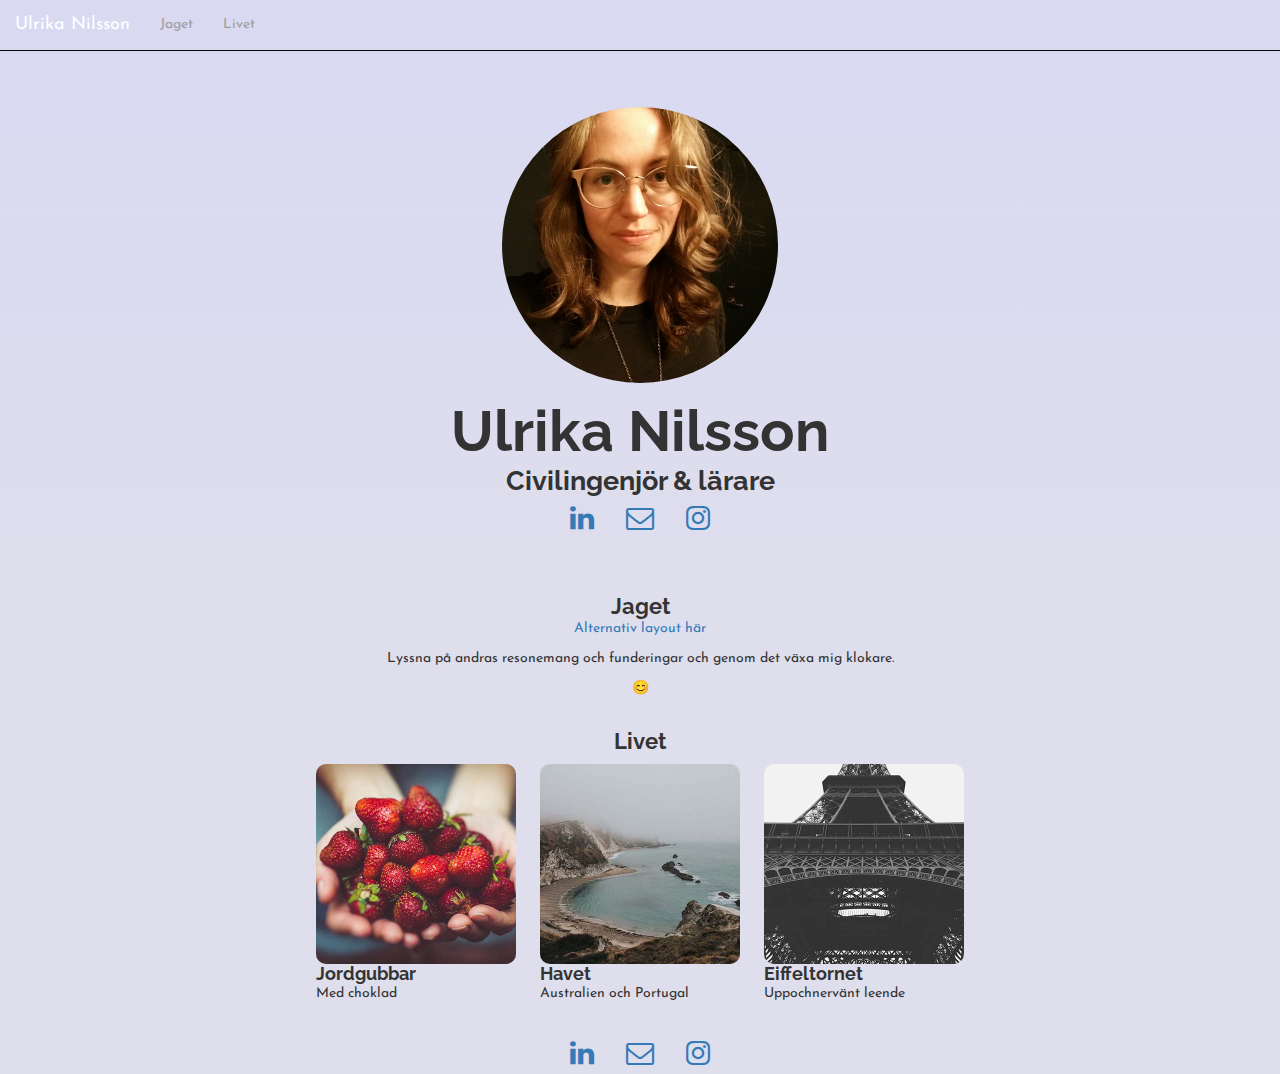
<file: index.html>
<!--.UN.-->
<!DOCTYPE html>
<html lang="sv">
	<head>
		<meta charset="UTF-8">
		<meta name="viewport" content="width=device-width, initial-scale=1, minimum-scale=1">
		<title>Ulrika Nilsson</title>
		<meta property="og:title" content="Ulrika Nilsson">
		<meta property="og:url" content="ulrikan.github.io">
		<meta property="og:description" content="Ulrika och livet">
		<meta property="og:image" content="https://ulrikan.github.io/bilder/Ulrika.jpg">
		<link rel="icon" type="image/png" href="./bilder/icon.png">
		<link rel="apple-touch-icon" href="./bilder/icon.png">
		<link rel="stylesheet" href="https://maxcdn.bootstrapcdn.com/bootstrap/3.3.7/css/bootstrap.min.css">
		<link rel="stylesheet" type="text/css" href="normalize.css">
		<link rel="stylesheet" href="./font-awesome/css/font-awesome.min.css">
		<link rel="stylesheet" href="https://fonts.googleapis.com/css?family=Josefin+Sans">
		<link rel="stylesheet" type="text/css" href="https://fonts.googleapis.com/css?family=Raleway">
		<link rel="stylesheet" type="text/css" href="styles.css">
	</head>
	<body>
		<nav class="navbar navbar-inverse navbar-fixed-top">
			<div class="container-fluid">
			    <div class="navbar-header">
			     	<button type="button" class="navbar-toggle" data-toggle="collapse" data-target="#myNavbar">
				       <span class="icon-bar"></span>
				       <span class="icon-bar"></span>
				       <span class="icon-bar"></span>
			     	</button>
				    <a class="navbar-brand" href="#Top">Ulrika Nilsson</a>
				</div>
				<div class="collapse navbar-collapse" id="myNavbar">
					<ul class="nav navbar-nav">
						<li><a href="#Jaget">Jaget</a></li>
						<li><a href="#Livet">Livet</a></li>
					</ul>
				</div>
			</div>
		</nav>
		<div class="containern bg-0" id="Top">
			<div class="bg-1" id="UN">
				<img class="portrait" src="./bilder/Ulrika.jpg">
				<h1 class="main-heading">Ulrika Nilsson</h1>
				<h2 class="competences">Civilingenjör & lärare</h2>
				<div class="contact">
					<a class="contact-link" href="https://www.linkedin.com/in/ulrika-nilsson-143b7968"><i class="fa fa-linkedin" aria-hidden="true"></i></a>
					<a class="contact-link" href="mailto:ulrikani@gmail.com"><i class="fa fa-envelope-o" aria-hidden="true"></i></a>
					<a class="contact-link" href="https://www.instagram.com/mellugan/"><i class="fa fa-instagram" aria-hidden="true"></i></a>
				</div>
			</div>
			<div class="sub-section bg-2">
				<h2 class="sub-heading" id="Jaget">Jaget</h2>
				<p><a href="index2.html">Alternativ layout här</a></p>
				<p>Lyssna på andras resonemang och funderingar och genom det växa mig klokare.</p>
				<p>😊</p>
			</div>
			<div class="sub-section bg-3">
				<h2 class="sub-heading" id="Livet">Livet</h2>
				<div class="experience">
					<img class="responsive-image" src="./bilder/strawberry.jpg">
					<h3 class="sub-sub-heading">Jordgubbar</h3>
					<p>Med choklad</p>
				</div>
				<div class="experience">
					<img class="responsive-image" src="./bilder/bay.jpg">
					<h3 class="sub-sub-heading">Havet</h3>
					<p>Australien och Portugal</p>
				</div>
				<div class="experience">
					<img class="responsive-image" src="./bilder/paris.jpg">
					<h3 class="sub-sub-heading">Eiffeltornet</h3>
					<p>Uppochnervänt leende</p>
				</div>
			</div>
			<footer class="footer bg-4">
				<div class="contact">
					<a class="contact-link" href="https://www.linkedin.com/in/ulrika-nilsson-143b7968"><i class="fa fa-linkedin" aria-hidden="true"></i></a>
					<a class="contact-link" href="mailto:ulrikani@gmail.com"><i class="fa fa-envelope-o" aria-hidden="true"></i></a>
					<a class="contact-link" href="https://www.instagram.com/mellugan/"><i class="fa fa-instagram" aria-hidden="true"></i></a>
				</div>
			</footer>
		</div>
		<script type="text/javascript" src="./script.js"></script>
		<script src="https://ajax.googleapis.com/ajax/libs/jquery/3.1.1/jquery.min.js"></script>
  	<script src="https://maxcdn.bootstrapcdn.com/bootstrap/3.3.7/js/bootstrap.min.js"></script>
	</body>
</html>
</file>
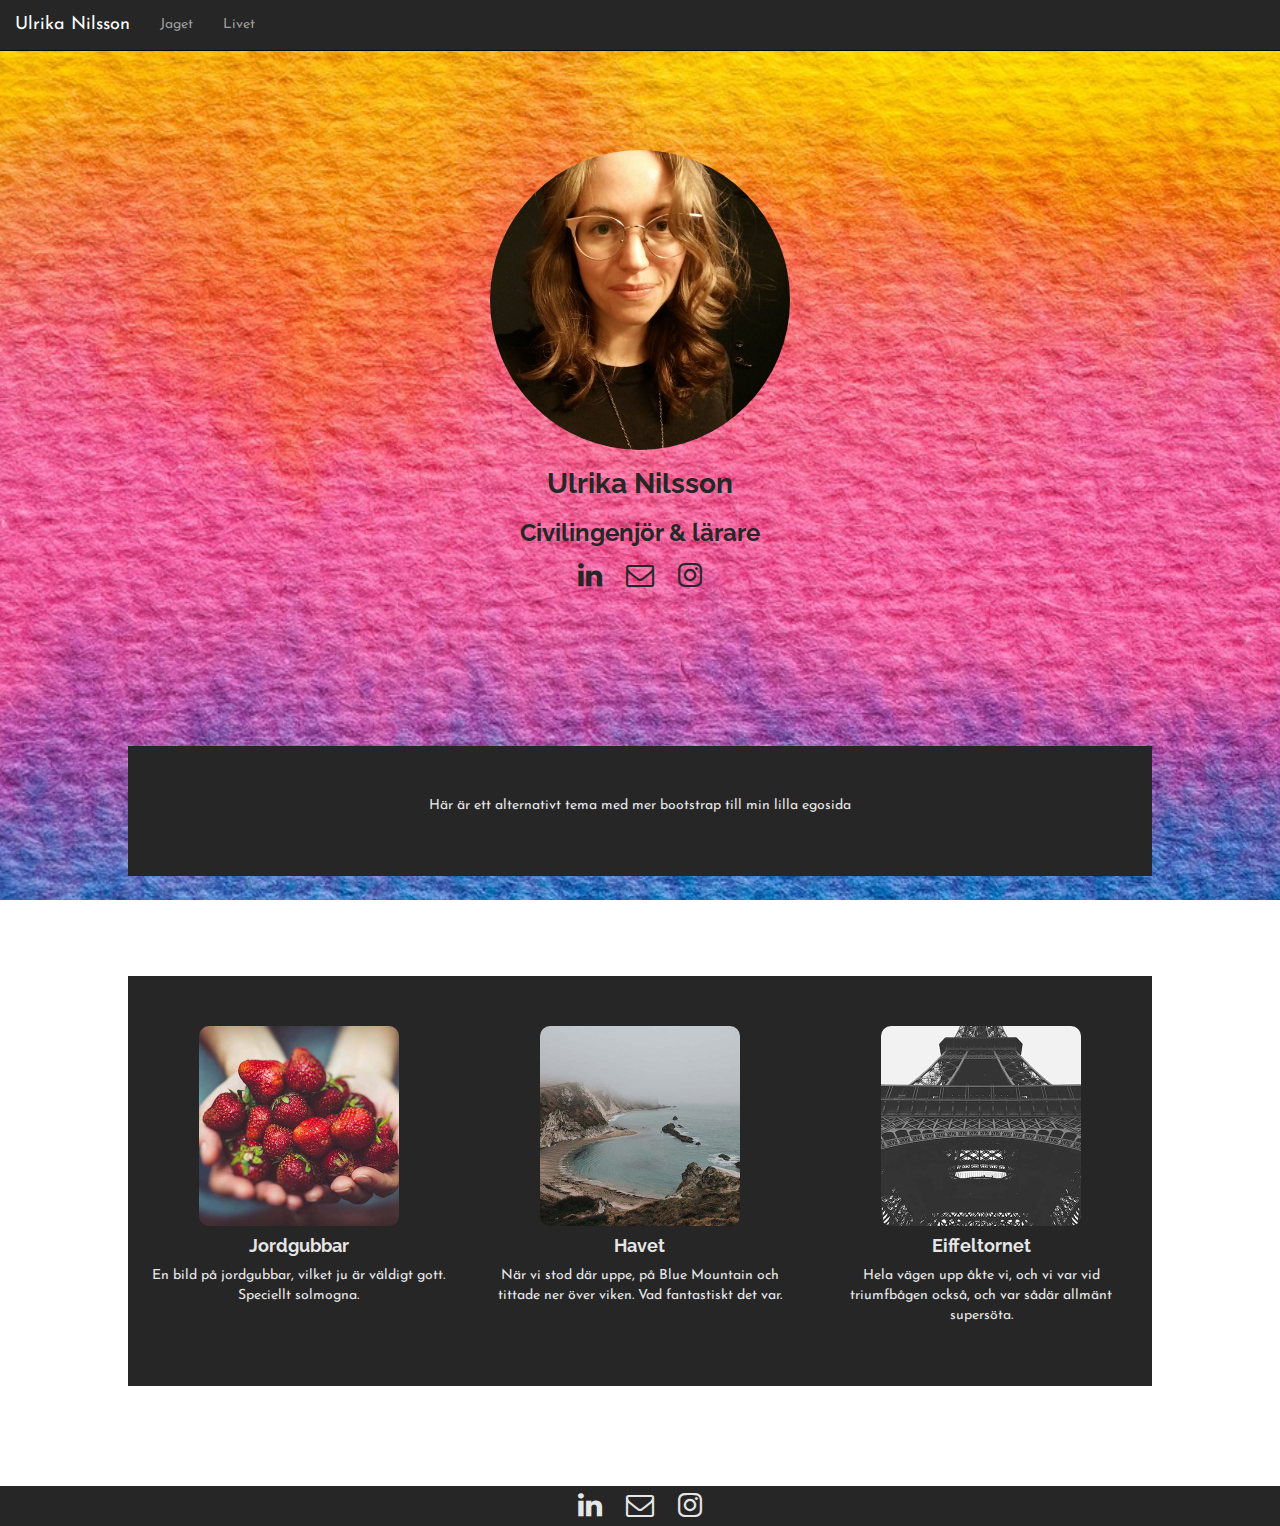
<file: index2.html>
<!--.UN.-->
<!DOCTYPE html>
<html lang="sv">
	<head>
		<meta charset="UTF-8">
		<meta name="viewport" content="width=device-width, initial-scale=1, minimum-scale=1">
		<title>Ulrika Nilsson</title>
		<meta property="og:title" content="Ulrika Nilsson">
		<meta property="og:url" content="ulrikan.github.io">
		<meta property="og:description" content="Ulrika och livet">
		<meta property="og:image" content="https://ulrikan.github.io/bilder/Ulrika.jpg">
		<link rel="icon" type="image/png" href="./bilder/icon.png">
		<link rel="apple-touch-icon" href="./bilder/icon.png">
		<link rel="stylesheet" href="https://maxcdn.bootstrapcdn.com/bootstrap/3.3.7/css/bootstrap.min.css">
		<link rel="stylesheet" type="text/css" href="normalize.css">
		<link rel="stylesheet" href="./font-awesome/css/font-awesome.min.css">
		<link rel="stylesheet" href="https://fonts.googleapis.com/css?family=Josefin+Sans">
		<link rel="stylesheet" type="text/css" href="https://fonts.googleapis.com/css?family=Raleway">
		<link rel="stylesheet" type="text/css" href="styles2.css">
	</head>
	<body>
		<nav class="navbar navbar-inverse navbar-fixed-top">
			<div class="container-fluid">
			    <div class="navbar-header">
			     	<button type="button" class="navbar-toggle" data-toggle="collapse" data-target="#myNavbar">
				       <span class="icon-bar"></span>
				       <span class="icon-bar"></span>
				       <span class="icon-bar"></span>
			     	</button>
				    <a class="navbar-brand" href="#Top">Ulrika Nilsson</a>
				</div>
				<div class="collapse navbar-collapse" id="myNavbar">
					<ul class="nav navbar-nav">
						<li><a href="#Jaget">Jaget</a></li>
						<li><a href="#Livet">Livet</a></li>
					</ul>
				</div>
			</div>
		</nav>
		<div class="container parallax" id="Top">
			<div class="container text-center" id="UN">
				<img class="portrait" src="./bilder/Ulrika.jpg">
				<h1>Ulrika Nilsson</h1>
				<h3>Civilingenjör & lärare</h2>
				<a class="contact-link" href="https://www.linkedin.com/in/ulrika-nilsson-143b7968"><i class="fa fa-linkedin" aria-hidden="true"></i></a>
				<a class="contact-link" href="mailto:ulrikani@gmail.com"><i class="fa fa-envelope-o" aria-hidden="true"></i></a>
				<a class="contact-link" href="https://www.instagram.com/mellugan/"><i class="fa fa-instagram" aria-hidden="true"></i></a>
			</div>
			<div class="container"></div>
			<div class="container text-center sektion" id="Jaget">
				<p>Här är ett alternativt tema med mer bootstrap till min lilla egosida</p>
			</div>
			<div class="container"></div>
			<div class="container text-center sektion" id="Livet">
				<div class="row text-center">
					<div class="col-sm-4">
						<img class="responsive-image" src="./bilder/strawberry.jpg">
						<h4>Jordgubbar</h4>
						<p>En bild på jordgubbar, vilket ju är väldigt gott. Speciellt solmogna.</p>
					</div>
					<div class="col-sm-4">
						<img class="responsive-image" src="./bilder/bay.jpg">
						<h4>Havet</h4>
						<p>När vi stod där uppe, på Blue Mountain och tittade ner över viken. Vad fantastiskt det var.</p>
					</div>
					<div class="col-sm-4">
						<img class="responsive-image" src="./bilder/paris.jpg">
						<h4>Eiffeltornet</h4>
						<p>Hela vägen upp åkte vi, och vi var vid triumfbågen också, och var sådär allmänt supersöta.</p>
					</div>
				</div>
			</div>
		</div>
		<footer class="footer text-center contact">
				<a class="footer-link" href="https://www.linkedin.com/in/ulrika-nilsson-143b7968"><i class="fa fa-linkedin" aria-hidden="true"></i></a>
				<a class="footer-link" href="mailto:ulrikani@gmail.com"><i class="fa fa-envelope-o" aria-hidden="true"></i></a>
				<a class="footer-link" href="https://www.instagram.com/mellugan/"><i class="fa fa-instagram" aria-hidden="true"></i></a>
		</footer>
		<script type="text/javascript" src="./script.js"></script>
		<script src="https://ajax.googleapis.com/ajax/libs/jquery/3.1.1/jquery.min.js"></script>
  	<script src="https://maxcdn.bootstrapcdn.com/bootstrap/3.3.7/js/bootstrap.min.js"></script>
	</body>
</html>
</file>
<file: styles.css>
/*.UN.*/
.containern {
	margin: 0 auto;
	text-align: center;
}
.navbar {
	font-family: 'Josefin Sans', sans-serif;
	background-color: #d9d9f2;
	padding: 0;
}
.portrait {
	width: 200px;
	height: 200px;
	border-radius: 50%;
	padding: 12px;
}
.responsive-image {
	width: 200px;
	height: 200px;
	border-radius: 5%;
}
.bg-0 {
	background-color: #d9d9f2;
}
.bg-1 {
	background: #d9d9f2;
  	background: -webkit-linear-gradient(#d9d9f2, #dedeed);
  	background:    -moz-linear-gradient(#d9d9f2, #dedeed);
  	background:         linear-gradient(#d9d9f2, #dedeed);
  	margin-top: 50px;
	padding: 45px;
}
.bg-2 {
	background-color: #dedeed;
}
.bg-3 {
	background-color: #dedeed;
}
.bg-4 {
	background-color: #dedeed;
}
.sub-section {
	padding: 10px;
	position: relative;
}
.experience-text {
	text-align: center;
}
.main-heading {
	font-size: 2.6em;
	margin-bottom: 0;
	font-weight: bold;
}
.competences {
	font-size: 1.6em;
	font-weight: bold;
}
.sub-heading {
	font-size: 1.4em;
	margin: 0;
	font-weight: bold;
}
.sub-sub-heading {
	font-size: 1.2em;
	margin: 0;
	font-weight: bold;
}
.contact-link {
	font-size: 2em;
	margin: 0.5em;
}
h1, h2, h3 {
	font-family: 'Raleway', sans-serif;
	margin: 4px;
}
p {
	font-family: 'Josefin Sans', sans-serif;
	margin-top: 0;
}
@media only screen and (min-width: 500px) {
	.portrait {
		width: 250px;
		height: 250px;
	}
	.experience {
		text-align: left;
		display: inline-block;
		padding: 10px;
	}
}
@media only screen and (min-width: 760px) {
	.portrait {
		width: 300px;
		height: 300px;
	}
	.main-heading {
		font-size: 4.1em;
	}
	.competences {
		font-size: 1.9em;
	}
	.sub-heading {
		font-size: 1.6em;
	}
	.sub-sub-heading {
		font-size: 1.3em;
	}
}
</file>
<file: styles2.css>
/*.UN.*/
.container {
	padding-top: 50px;
	padding-bottom: 50px;
}
.parallax {
    background-image: url("watercolour.jpg");
    height: 100%;
		width: 100%;
    background-attachment: fixed;
    background-position: center;
    background-repeat: no-repeat;
    background-size: cover;
    padding-top: 100px;
    padding-bottom: 100px;
    padding-left: 0;
    padding-right: 0;
    margin: 0;
}
.sektion {
	width: 80%;
	background: #262626;
	color: #e6e6e6;
}
.navbar {
	font-family: 'Josefin Sans', sans-serif;
	background-color: #262626;
}
.portrait {
	width: 200px;
	height: 200px;
	border-radius: 50%;
}
.responsive-image {
	width: 200px;
	height: 200px;
	border-radius: 5%;
}
.contact-link {
	color: #262626;
	font-size: 2em;
	padding-left: 10px;
	padding-right: 10px;
}
h1, h2, h3, h4 {
	font-family: 'Raleway', sans-serif;
	font-weight: bold;
}
p {
	font-family: 'Josefin Sans', sans-serif;
}
body {
	color: #262626;
}
.footer {
	background: #262626;
	height: 100%;
}
.footer-link {
	color: #e6e6e6;
	font-size: 2em;
	padding-left: 10px;
	padding-right: 10px;
}
@media only screen and (min-width: 500px) {
	.portrait {
		width: 250px;
		height: 250px;
	}
}
@media only screen and (min-width: 760px) {
	.portrait {
		width: 300px;
		height: 300px;
	}
}
</file>
